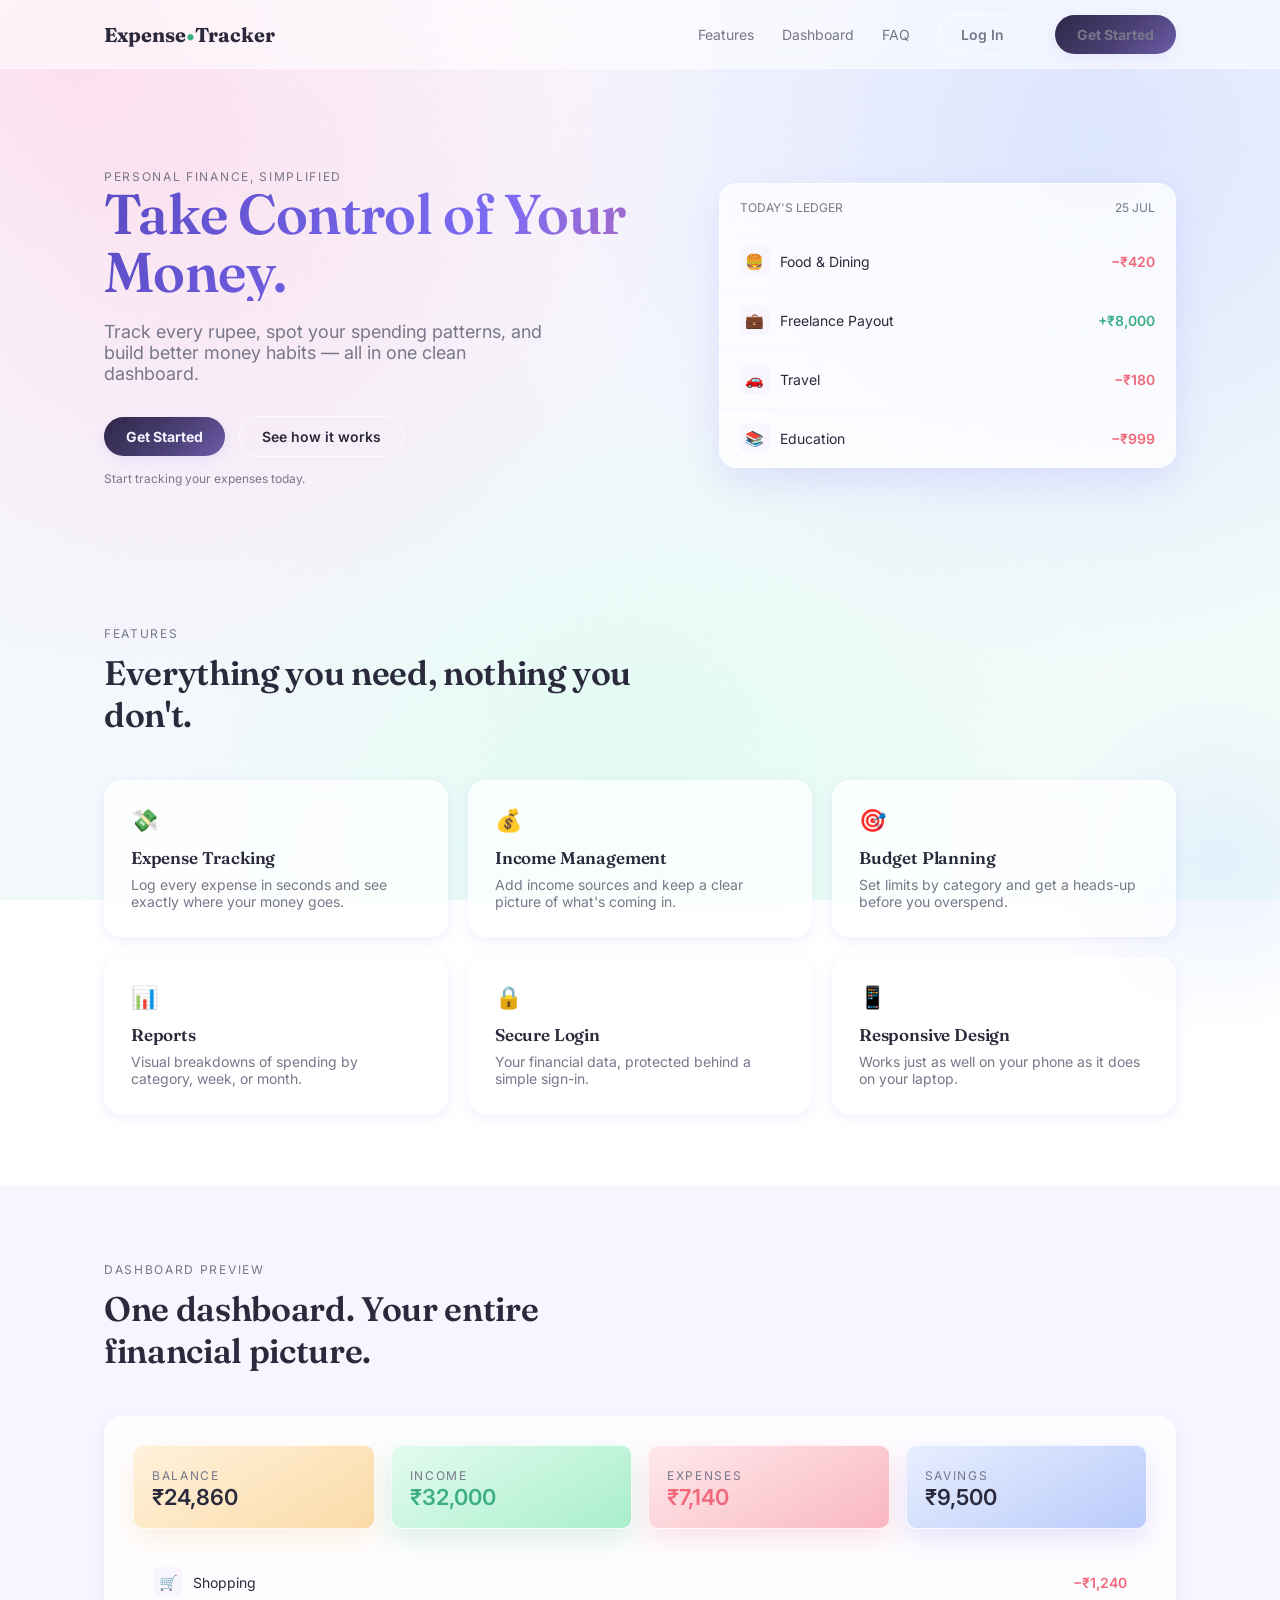
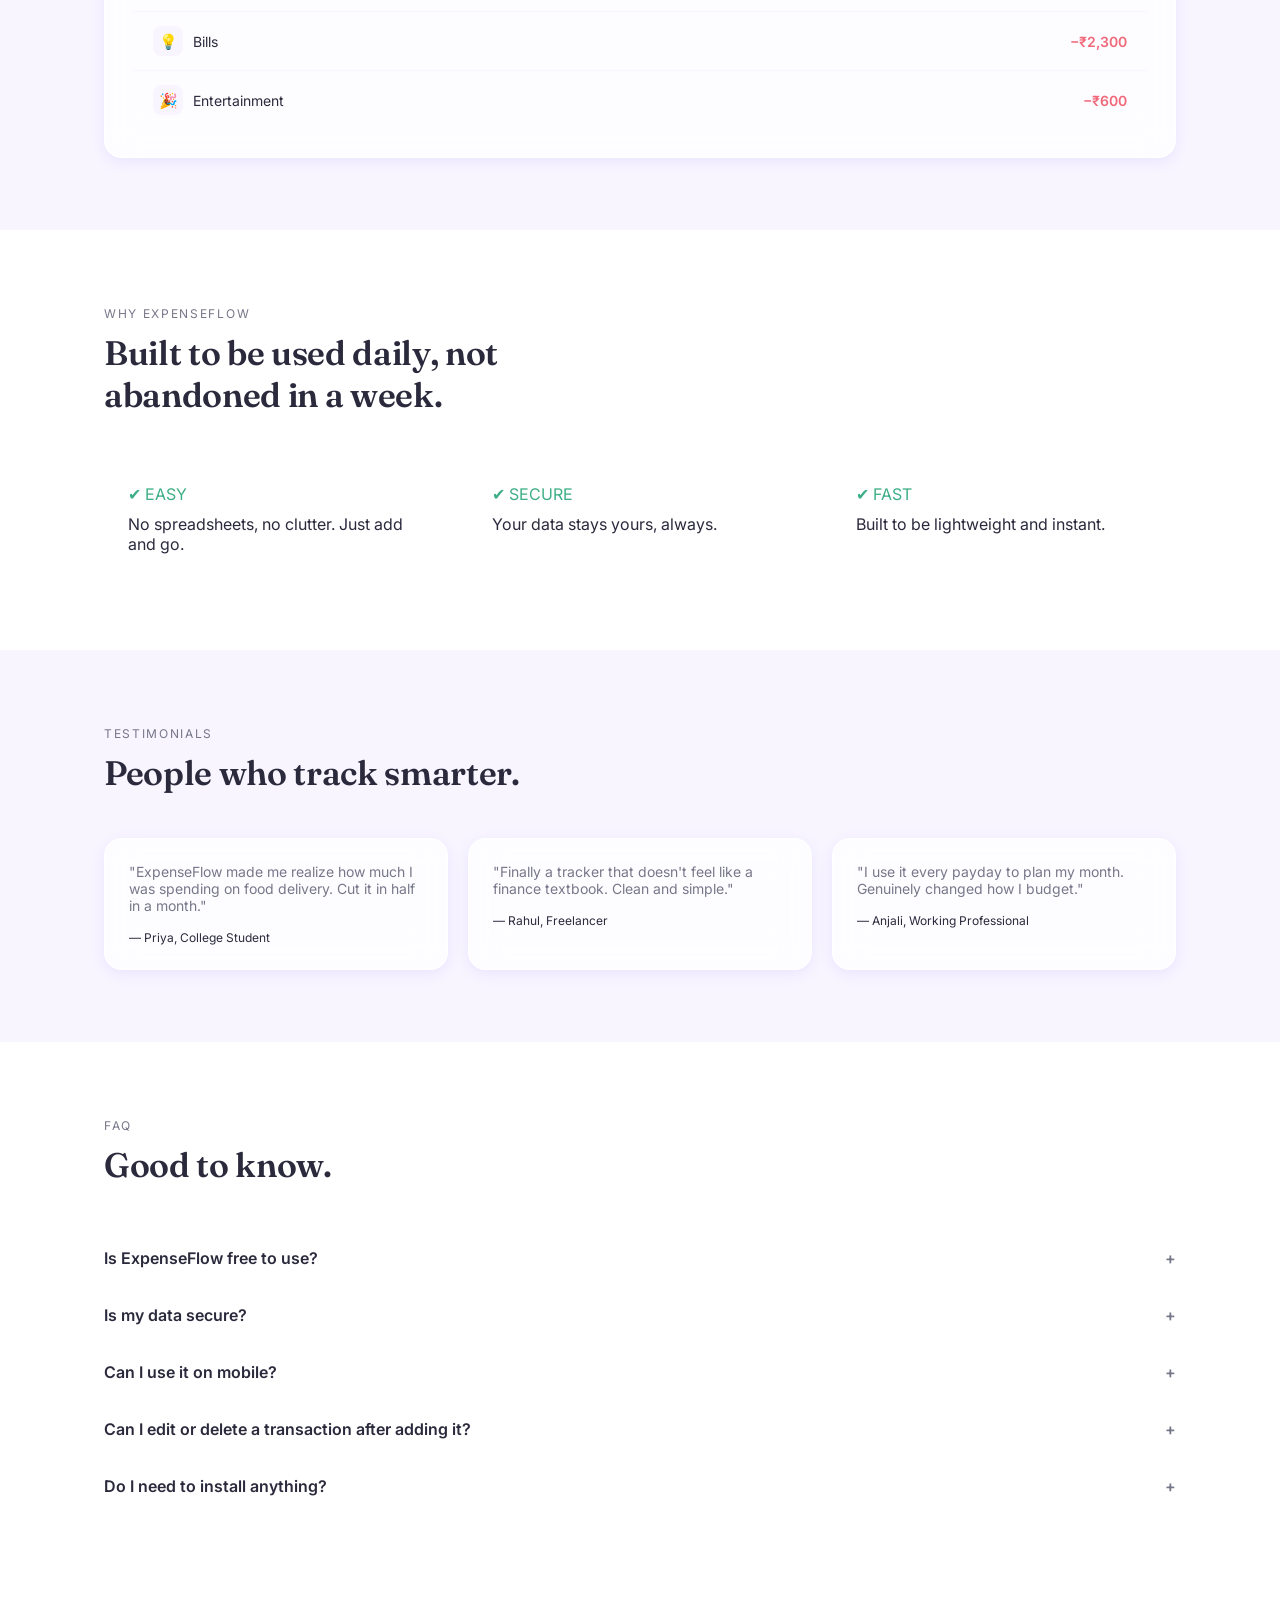
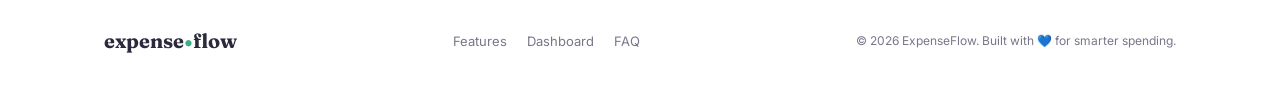
<file: index.html>
<!DOCTYPE html>
<html lang="en">
<head>
<meta charset="UTF-8">
<meta name="viewport" content="width=device-width, initial-scale=1.0">
<title>Expense Tracker</title>
<link rel="icon"  href="download.webp">
<link rel="preconnect" href="https://fonts.googleapis.com">
<link href="https://fonts.googleapis.com/css2?family=Fraunces:wght@500;600;700&family=Inter:wght@400;500;600&family=IBM+Plex+Mono:wght@400;600&display=swap" rel="stylesheet">
<link rel="stylesheet" href="style.css">
</head>
<body>

<nav class="nav">
  <div class="container">
    <a href="index.html" class="logo">Expense<span class="dot">•</span>Tracker</a>
    <div class="nav-links">
      <a href="#features">Features</a>
      <a href="#dashboard">Dashboard</a>
      <a href="#faq">FAQ</a>
      <a href="login.html" class="btn btn-ghost">Log In</a>
      <a href="signup.html" class="btn btn-primary">Get Started</a>
    </div>
  </div>
</nav>

<header class="hero">
  <div class="container hero-grid">
    <div>
      <span class="eyebrow">Personal finance, simplified</span>
      <h1>Take Control of Your Money.</h1>
      <p class="lede">Track every rupee, spot your spending patterns, and build better money habits — all in one clean dashboard.</p>
      <div class="hero-cta">
        <a href="signup.html" class="btn btn-primary">Get Started</a>
        <a href="#features" class="btn btn-ghost">See how it works</a>
      </div>
      <p class="hero-note">Start tracking your expenses today.</p>
    </div>
    <div class="ledger-strip">
      <div class="strip-head"><span>TODAY'S LEDGER</span><span>25 JUL</span></div>
      <div class="ledger-row">
        <div class="cat"><span class="tag">🍔</span>Food &amp; Dining</div>
        <div class="amt out">−₹420</div>
      </div>
      <div class="ledger-row">
        <div class="cat"><span class="tag">💼</span>Freelance Payout</div>
        <div class="amt in">+₹8,000</div>
      </div>
      <div class="ledger-row">
        <div class="cat"><span class="tag">🚗</span>Travel</div>
        <div class="amt out">−₹180</div>
      </div>
      <div class="ledger-row">
        <div class="cat"><span class="tag">📚</span>Education</div>
        <div class="amt out">−₹999</div>
      </div>
    </div>
  </div>
</header>

<section id="features">
  <div class="container">
    <div class="section-head">
      <span class="eyebrow">Features</span>
      <h2>Everything you need, nothing you don't.</h2>
    </div>
    <div class="grid-3">
      <div class="feature-card"><div class="ico">💸</div><h3>Expense Tracking</h3><p>Log every expense in seconds and see exactly where your money goes.</p></div>
      <div class="feature-card"><div class="ico">💰</div><h3>Income Management</h3><p>Add income sources and keep a clear picture of what's coming in.</p></div>
      <div class="feature-card"><div class="ico">🎯</div><h3>Budget Planning</h3><p>Set limits by category and get a heads-up before you overspend.</p></div>
      <div class="feature-card"><div class="ico">📊</div><h3>Reports</h3><p>Visual breakdowns of spending by category, week, or month.</p></div>
      <div class="feature-card"><div class="ico">🔒</div><h3>Secure Login</h3><p>Your financial data, protected behind a simple sign-in.</p></div>
      <div class="feature-card"><div class="ico">📱</div><h3>Responsive Design</h3><p>Works just as well on your phone as it does on your laptop.</p></div>
    </div>
  </div>
</section>

<section id="dashboard" class="alt">
  <div class="container">
    <div class="section-head">
      <span class="eyebrow">Dashboard Preview</span>
      <h2>One dashboard. Your entire financial picture.</h2>
    </div>
    <div class="preview-frame">
      <div class="stat-row">
        <div class="stat-card"><span class="eyebrow">Balance</span><div class="val">₹24,860</div></div>
        <div class="stat-card"><span class="eyebrow">Income</span><div class="val" style="color:var(--income)">₹32,000</div></div>
        <div class="stat-card"><span class="eyebrow">Expenses</span><div class="val" style="color:var(--expense)">₹7,140</div></div>
        <div class="stat-card"><span class="eyebrow">Savings</span><div class="val">₹9,500</div></div>
      </div>
      <div class="ledger-row"><div class="cat"><span class="tag">🛒</span>Shopping</div><div class="amt out">−₹1,240</div></div>
      <div class="ledger-row"><div class="cat"><span class="tag">💡</span>Bills</div><div class="amt out">−₹2,300</div></div>
      <div class="ledger-row"><div class="cat"><span class="tag">🎉</span>Entertainment</div><div class="amt out">−₹600</div></div>
    </div>
  </div>
</section>

<section>
  <div class="container">
    <div class="section-head">
      <span class="eyebrow">Why ExpenseFlow</span>
      <h2>Built to be used daily, not abandoned in a week.</h2>
    </div>
    <div class="grid-why">
      <div class="why-card"><span class="check">✔ EASY</span><p>No spreadsheets, no clutter. Just add and go.</p></div>
      <div class="why-card"><span class="check">✔ SECURE</span><p>Your data stays yours, always.</p></div>
      <div class="why-card"><span class="check">✔ FAST</span><p>Built to be lightweight and instant.</p></div>
    </div>
  </div>
</section>

<section class="alt">
  <div class="container">
    <div class="section-head">
      <span class="eyebrow">Testimonials</span>
      <h2>People who track smarter.</h2>
    </div>
    <div class="grid-test">
      <div class="test-card"><p class="quote">"ExpenseFlow made me realize how much I was spending on food delivery. Cut it in half in a month."</p><p class="who">— Priya, College Student</p></div>
      <div class="test-card"><p class="quote">"Finally a tracker that doesn't feel like a finance textbook. Clean and simple."</p><p class="who">— Rahul, Freelancer</p></div>
      <div class="test-card"><p class="quote">"I use it every payday to plan my month. Genuinely changed how I budget."</p><p class="who">— Anjali, Working Professional</p></div>
    </div>
  </div>
</section>

<section id="faq">
  <div class="container">
    <div class="section-head">
      <span class="eyebrow">FAQ</span>
      <h2>Good to know.</h2>
    </div>
    <details class="faq-item"><summary>Is ExpenseFlow free to use?</summary><p>Yes, ExpenseFlow is free to get started.</p></details>
    <details class="faq-item"><summary>Is my data secure?</summary><p>Yes, your data is tied to your login and not shared.</p></details>
    <details class="faq-item"><summary>Can I use it on mobile?</summary><p>Yes, it's fully responsive.</p></details>
    <details class="faq-item"><summary>Can I edit or delete a transaction after adding it?</summary><p>Yes, every transaction can be edited or removed anytime.</p></details>
    <details class="faq-item"><summary>Do I need to install anything?</summary><p>No, it runs entirely in your browser.</p></details>
  </div>
</section>

<footer>
  <div class="container footer-grid">
    <a href="index.html" class="logo">expense<span class="dot">•</span>flow</a>
    <div class="footer-links">
      <a href="#features">Features</a>
      <a href="#dashboard">Dashboard</a>
      <a href="#faq">FAQ</a>
    </div>
    
    <p class="footer-copy">© 2026 ExpenseFlow. Built with 💙 for smarter spending.</p>
  </div>
</footer>

</body>
</html>
</file>
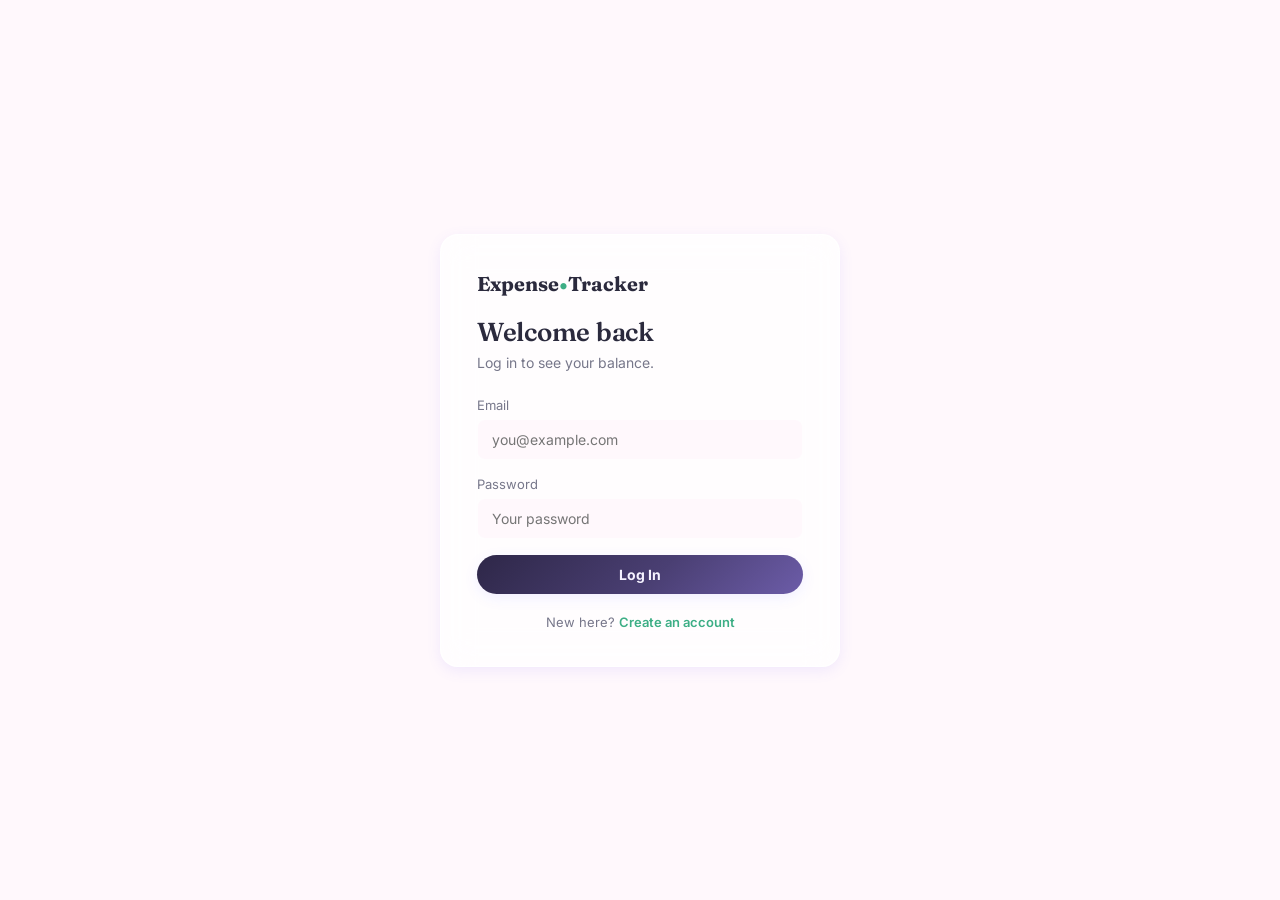
<file: dashboard.html>
<!DOCTYPE html>
<html lang="en">
<head>
<meta charset="UTF-8">
<meta name="viewport" content="width=device-width, initial-scale=1.0">
<title>Dashboard — Expense Traker</title>
<link rel="preconnect" href="https://fonts.googleapis.com">
<link href="https://fonts.googleapis.com/css2?family=Fraunces:wght@500;600;700&family=Inter:wght@400;500;600&family=IBM+Plex+Mono:wght@400;600&display=swap" rel="stylesheet">
<link rel="stylesheet" href="style.css">
</head>
<body>

<div class="app-shell">
  <aside class="sidebar">
    <a href="index.html" class="logo">Expense<span class="dot">•</span>Tracker</a>
    <nav class="side-links">
      <a href="dashboard.html" class="active">📊 <span class="label">Dashboard</span></a>
      <a href="#" id="logoutBtn">🚪 <span class="label">Log Out</span></a>
    </nav>
    <p class="side-user" id="userLabel"></p>
  </aside>

  <main class="main">
    <div class="main-head">
      <h1 id="greeting">Your Dashboard</h1>
      <div class="action-row">
        <button class="btn-add btn-income" id="openIncome">➕ Add Income</button>
        <button class="btn-add btn-expense" id="openExpense">➖ Add Expense</button>
      </div>
    </div>

    <div class="dash-stats">
      <div class="stat-card"><span class="eyebrow">Total Balance</span><div class="val" id="statBalance">₹0</div></div>
      <div class="stat-card"><span class="eyebrow">Income</span><div class="val" id="statIncome" style="color:var(--income)">₹0</div></div>
      <div class="stat-card"><span class="eyebrow">Expenses</span><div class="val" id="statExpenses" style="color:var(--expense)">₹0</div></div>
      <div class="stat-card"><span class="eyebrow">Savings</span><div class="val" id="statSavings">₹0</div></div>
    </div>
<div class="table-card chart-card">
  <h3>Expense Distribution</h3>
  <div class="chart-row">
    <div class="pie-chart" id="pieVisual"></div>
    <div class="legend" id="chartLegend"></div>
  </div>
</div>    

    <div class="table-card">
      <table>
        <thead>
          <tr><th>Date</th><th>Category</th><th>Amount</th><th>Action</th></tr>
        </thead>
        <tbody id="txBody">
          <!-- rows injected by script.js -->
        </tbody>
      </table>
      <div class="empty-state" id="emptyState" style="display:none;">No transactions yet — add your first income or expense.</div>
    </div>
  </main>
</div>

<!-- Add / Edit Transaction Modal -->
<div class="modal-backdrop" id="modalBackdrop">
  <div class="modal">
    <h3 id="modalTitle">Add Expense</h3>
    <form id="txForm">
      <input type="hidden" id="txId">
      <input type="hidden" id="txType">
      <div class="field">
        <label for="txDate">Date</label>
        <input type="date" id="txDate" required>
      </div>
      <div class="field">
        <label for="txCategory">Category</label>
        <select id="txCategory" required>
          <option value="Food">🍔 Food</option>
          <option value="Travel">🚗 Travel</option>
          <option value="Shopping">🛒 Shopping</option>
          <option value="Bills">💡 Bills</option>
          <option value="Entertainment">🎉 Entertainment</option>
          <option value="Health">🏥 Health</option>
          <option value="Education">📚 Education</option>
          <option value="Income">💼 Income</option>
          <option value="Others">➕ Add New Category</option>
        </select>
        <div id="customCategoryBox" style="display:none; margin-top:12px;">
            <label for="customCategory">Custom Category</label>
            <input
                type="text"
                id="customCategory"
                placeholder="e.g. Pet Care, Fuel, Rent"
            >
        </div>
      </div>
      <div class="field">
        <label for="txAmount">Amount (₹)</label>
        <input type="number" id="txAmount" required min="0" step="0.01">
      </div>
      <div class="field">
        <label for="txNote">Note (optional)</label>
        <input type="text" id="txNote" placeholder="e.g. Lunch with team">
      </div>
      <div class="modal-actions">
        <button type="button" class="btn btn-ghost" id="cancelModal">Cancel</button>
        <button type="submit" class="btn btn-primary">Save</button>
      </div>
    </form>
  </div>
</div>

<div class="toast" id="toast"></div>

<script src="config.js"></script>
<script src="script.js"></script>
<script>initDashboard();</script>
</body>
</html>
</file>
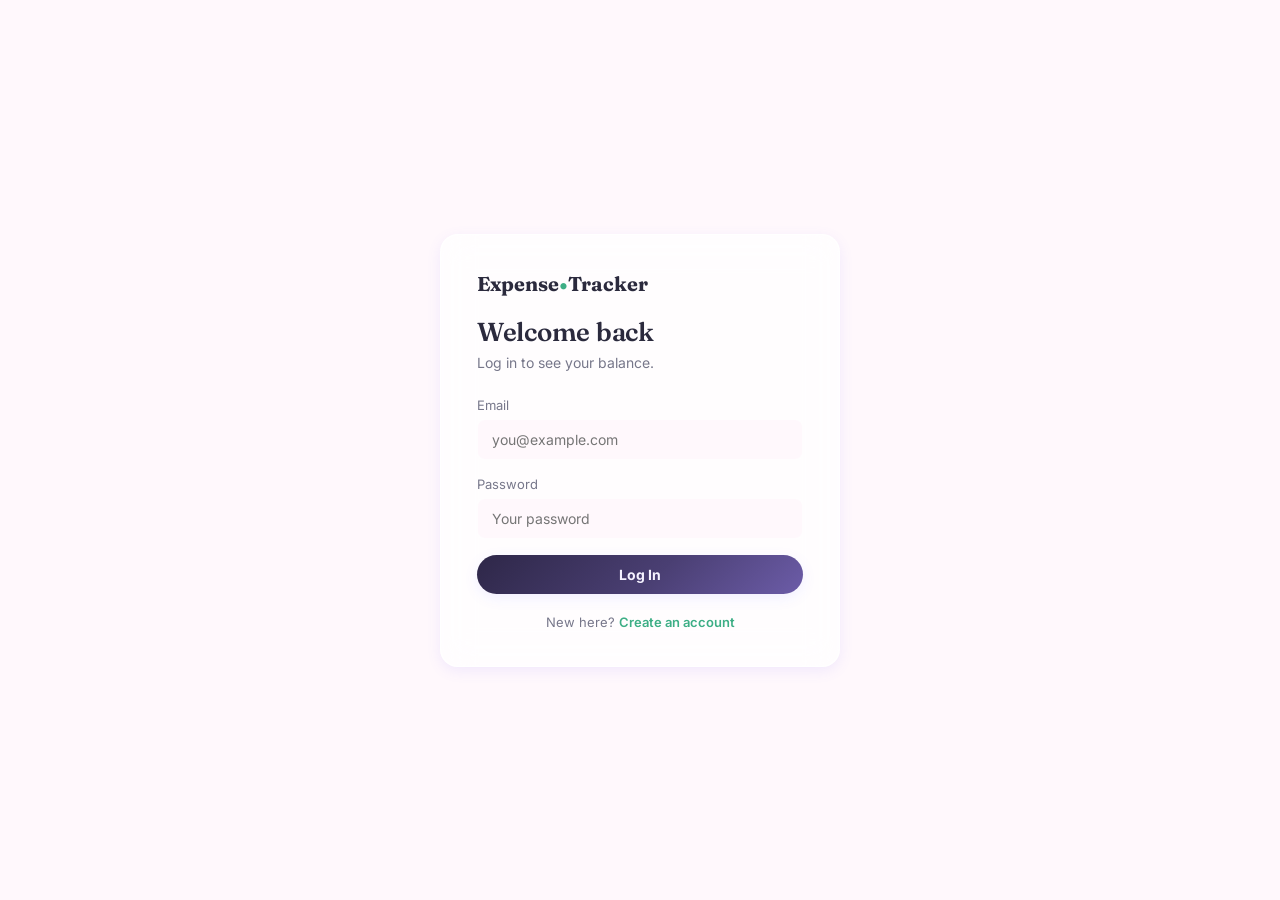
<file: login.html>
<!DOCTYPE html>
<html lang="en">
<head>
<meta charset="UTF-8">
<meta name="viewport" content="width=device-width, initial-scale=1.0">
<title>Log In — ExpenseTracker</title>
<link rel="preconnect" href="https://fonts.googleapis.com">
<link href="https://fonts.googleapis.com/css2?family=Fraunces:wght@500;600;700&family=Inter:wght@400;500;600&family=IBM+Plex+Mono:wght@400;600&display=swap" rel="stylesheet">
<link rel="stylesheet" href="style.css">
</head>
<body>
<div class="auth-wrap">
  <div class="auth-card">
    <a href="index.html" class="logo">Expense<span class="dot">•</span>Tracker</a>
    <h1 style="margin-top:20px;">Welcome back</h1>
    <p class="sub">Log in to see your balance.</p>

    <p class="auth-error" id="errorMsg"></p>

    <form id="loginForm">
      <div class="field">
        <label for="email">Email</label>
        <input type="email" id="email" required placeholder="you@example.com">
      </div>
      <div class="field">
        <label for="password">Password</label>
        <input type="password" id="password" required placeholder="Your password">
      </div>
      <button type="submit" class="btn btn-primary btn-block" id="submitBtn">Log In</button>
    </form>

    <p class="auth-switch">New here? <a href="signup.html">Create an account</a></p>
  </div>
</div>

<script src="config.js"></script>
<script src="script.js"></script>
<script>
document.getElementById('loginForm').addEventListener('submit', async (e) => {
  e.preventDefault();
  const btn = document.getElementById('submitBtn');
  const errorEl = document.getElementById('errorMsg');
  errorEl.style.display = 'none';
  btn.textContent = 'Logging in...';
  btn.disabled = true;

  const payload = {
    action: 'login',
    email: document.getElementById('email').value.trim().toLowerCase(),
    password: document.getElementById('password').value
  };

  try {
    const res = await apiCall(payload);
    if (res.status === 'ok') {
      localStorage.setItem('ef_user', JSON.stringify(res.user));
      window.location.href = 'dashboard.html';
    } else {
      errorEl.textContent = res.message || 'Invalid email or password.';
      errorEl.style.display = 'block';
    }
  } catch (err) {
    errorEl.textContent = 'Something went wrong. Check your API_URL in config.js.';
    errorEl.style.display = 'block';
  }
  btn.textContent = 'Log In';
  btn.disabled = false;
});
</script>
</body>
</html>
</file>
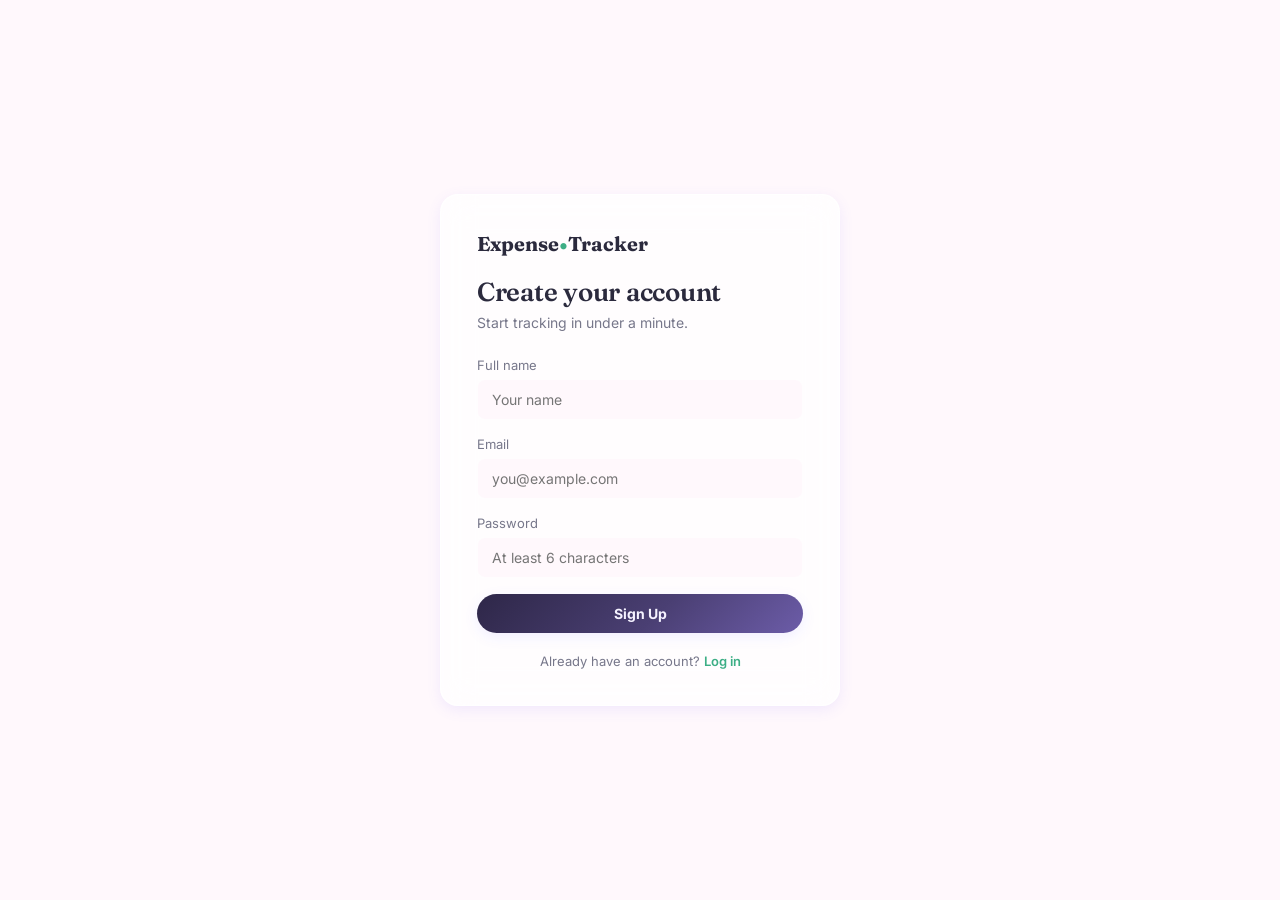
<file: signup.html>
<!DOCTYPE html>
<html lang="en">
<head>
<meta charset="UTF-8">
<meta name="viewport" content="width=device-width, initial-scale=1.0">
<title>Sign Up — ExpenseTracker</title>
<link rel="preconnect" href="https://fonts.googleapis.com">
<link href="https://fonts.googleapis.com/css2?family=Fraunces:wght@500;600;700&family=Inter:wght@400;500;600&family=IBM+Plex+Mono:wght@400;600&display=swap" rel="stylesheet">
<link rel="stylesheet" href="style.css">
</head>
<body>
<div class="auth-wrap">
  <div class="auth-card">
    <a href="index.html" class="logo">Expense<span class="dot">•</span>Tracker</a>
    <h1 style="margin-top:20px;">Create your account</h1>
    <p class="sub">Start tracking in under a minute.</p>

    <p class="auth-error" id="errorMsg"></p>

    <form id="signupForm">
      <div class="field">
        <label for="name">Full name</label>
        <input type="text" id="name" required placeholder="Your name">
      </div>
      <div class="field">
        <label for="email">Email</label>
        <input type="email" id="email" required placeholder="you@example.com">
      </div>
      <div class="field">
        <label for="password">Password</label>
        <input type="password" id="password" required placeholder="At least 6 characters" minlength="6">
      </div>
      <button type="submit" class="btn btn-primary btn-block" id="submitBtn">Sign Up</button>
    </form>

    <p class="auth-switch">Already have an account? <a href="login.html">Log in</a></p>
  </div>
</div>

<script src="config.js"></script>
<script src="script.js"></script>
<script>
document.getElementById('signupForm').addEventListener('submit', async (e) => {
  e.preventDefault();
  const btn = document.getElementById('submitBtn');
  const errorEl = document.getElementById('errorMsg');
  errorEl.style.display = 'none';
  btn.textContent = 'Creating account...';
  btn.disabled = true;

  const payload = {
    action: 'signup',
    name: document.getElementById('name').value.trim(),
    email: document.getElementById('email').value.trim().toLowerCase(),
    password: document.getElementById('password').value
  };

  try {
    const res = await apiCall(payload);
    if (res.status === 'ok') {
      localStorage.setItem('ef_user', JSON.stringify(res.user));
      window.location.href = 'dashboard.html';
    } else {
      errorEl.textContent = res.message || 'Could not sign up. Try again.';
      errorEl.style.display = 'block';
    }
  } catch (err) {
    errorEl.textContent = 'Something went wrong. Check your API_URL in config.js.';
    errorEl.style.display = 'block';
  }
  btn.textContent = 'Sign Up';
  btn.disabled = false;
});
</script>
</body>
</html>
</file>
<file: style.css>
:root{
  --bg: #FFF8FC;
  --bg2: #F8F5FF;
  --card: rgba(255,255,255,0.75);

  --primary: #7C6CF3;
  --primary-light: #A89CF7;
  --primary-deep: #5B4BC4;
  --accent-gold: #F0B860;

  --income: #3DAE85;
  --expense: #F0687A;

  --text: #2B2A3D;
  --text-light: #77778A;

  --border: rgba(255,255,255,0.7);

  --shadow-sm: 0 4px 14px rgba(120,100,255,.10);
  --shadow: 0 15px 35px rgba(120,100,255,.14);
  --shadow-lg: 0 24px 55px rgba(120,100,255,.20);

  --radius-sm: 10px;
  --radius: 18px;
  --radius-lg: 26px;

  --ease: cubic-bezier(.22,1,.36,1);

  --font-display:"Fraunces",serif;
  --font-body:"Inter",sans-serif;

  /* aliases so older rules below (nav, inputs, tables, borders) still resolve
     after the palette was renamed to --bg/--card/--text/etc. */
  --paper: var(--bg);
  --paper-dim: var(--bg2);
  --ink: var(--text);
  --ink-soft: var(--text-light);
  --line: var(--border);
}

*{ box-sizing:border-box; margin:0; padding:0; }
html{ scroll-behavior:smooth; }
body{
    font-family: var(--font-body);
    color: var(--text);

    background:
        radial-gradient(circle at 10% 15%, rgba(255,153,204,.45), transparent 28%),
        radial-gradient(circle at 90% 10%, rgba(96,165,250,.35), transparent 30%),
        radial-gradient(circle at 50% 100%, rgba(139,92,246,.30), transparent 40%),
        linear-gradient(135deg,#C4B5FD,#A5B4FC,#BFDBFE,#FBCFE8);

    background-attachment: fixed;
    background-size: cover;
    min-height:100vh;
}
img{ max-width:100%; display:block; }
a{ color:inherit; text-decoration:none; }
ul{ list-style:none; }
button{ font-family:inherit; cursor:pointer; border:none; }
input, select{ font-family:inherit; }

.container{ max-width:1120px; margin:0 auto; padding:0 24px; }

h1,h2,h3{ font-family:var(--font-display); font-weight:600; letter-spacing:-0.01em; }
.eyebrow{
  font-family:var(--font-mono); font-size:12px; letter-spacing:.14em;
  text-transform:uppercase; color:var(--ink-soft);
}

/* ---------- Nav ---------- */
.nav{
    background:rgba(255,255,255,.55);
    backdrop-filter:blur(20px);
    border-bottom:1px solid rgba(255,255,255,.3);
}
.nav .container{ display:flex; align-items:center; justify-content:space-between; height:68px; }
.logo{ font-family:var(--font-display); font-size:20px; font-weight:700; }
.logo .dot{ color:var(--income); }
.nav-links{ display:flex; gap:28px; align-items:center; }
.nav-links a{ font-size:14px; color:var(--ink-soft); }
.nav-links a:hover{ color:var(--ink); }
.btn{
  display:inline-flex; align-items:center; justify-content:center;
  padding:11px 22px; border-radius:999px; font-size:14px; font-weight:600;
  position:relative; overflow:hidden;
  transition:transform .25s var(--ease), box-shadow .25s var(--ease);
}
.btn-primary{
  background:linear-gradient(135deg,#2E2748,#4A3F73 55%,#6C5CA8);
  color:#F5F2FF;
  font-weight:700;
  box-shadow:var(--shadow-sm);
}
.btn-primary::before{
  content:"";
  position:absolute; inset:0;
  background:linear-gradient(120deg, transparent 30%, rgba(255,255,255,.35) 50%, transparent 70%);
  transform:translateX(-100%);
  transition:transform .6s var(--ease);
}
.btn-primary:hover{ transform:translateY(-2px); box-shadow:var(--shadow); }
.btn-primary:hover::before{ transform:translateX(100%); }
.btn-ghost{ background:transparent; color:var(--ink); border:1px solid var(--line); }
.btn-ghost:hover{ border-color:var(--primary); color:var(--primary-deep); }
.btn-block{ width:100%; }

/* ---------- Hero (ledger strip signature) ---------- */
.hero{ padding:96px 0 64px; }
.hero-grid{ display:grid; grid-template-columns:1.1fr .9fr; gap:56px; align-items:center; }
.hero h1{ font-size:56px; line-height:1.04; margin-bottom:20px; }
.hero p.lede{ font-size:18px; color:var(--ink-soft); max-width:440px; margin-bottom:32px; }
.hero-cta{ display:flex; gap:14px; align-items:center; }
.hero-note{ font-family:var(--font-mono); font-size:12px; color:var(--ink-soft); margin-top:14px; }

.ledger-strip{
  background:var(--card); border:1px solid var(--line); border-radius:var(--radius);
  box-shadow:var(--shadow); overflow:hidden;
}
.ledger-strip .strip-head{
  display:flex; justify-content:space-between; padding:16px 20px;
  border-bottom:1px dashed var(--line); font-family:var(--font-mono); font-size:12px; color:var(--ink-soft);
}
.ledger-row{
  display:flex; justify-content:space-between; align-items:center;
  padding:14px 20px; border-bottom:1px solid var(--paper-dim); font-size:14px;
}
.ledger-row:last-child{ border-bottom:none; }
.ledger-row .cat{ display:flex; align-items:center; gap:10px; }
.ledger-row .amt{ font-family:var(--font-mono); font-weight:600; }
.amt.in{ color:var(--income); }
.amt.out{ color:var(--expense); }
.tag{
  width:30px; height:30px; border-radius:8px; display:flex; align-items:center;
  justify-content:center; background:var(--paper-dim); font-size:15px;
}

/* ---------- Section shell ---------- */
section{ padding:72px 0; }
.section-head{ max-width:560px; margin-bottom:44px; }
.section-head h2{ font-size:34px; margin-top:10px; }
.alt{ background:var(--paper-dim); }

/* ---------- Features ---------- */
.grid-3{ display:grid; grid-template-columns:repeat(3,1fr); gap:20px; }
.feature-card{
  background:var(--card); border:1px solid var(--line); border-radius:var(--radius);
  padding:26px; box-shadow:var(--shadow);
}
.feature-card .ico{ font-size:22px; margin-bottom:14px; }
.feature-card h3{ font-size:17px; margin-bottom:8px; }
.feature-card p{ font-size:14px; color:var(--ink-soft); }

/* ---------- Dashboard preview (marketing) ---------- */
.preview-frame{
  background:var(--card); border:1px solid var(--line); border-radius:var(--radius);
  box-shadow:var(--shadow); padding:28px;
}
.stat-row{ display:grid; grid-template-columns:repeat(4,1fr); gap:16px; margin-bottom:24px; }
.stat-card{ background:var(--paper); border-radius:10px; padding:18px; border:1px solid var(--line); }
.stat-card .eyebrow{ margin-bottom:8px; }
.stat-card .val{ font-family:var(--font-mono); font-size:22px; font-weight:600; }

/* ---------- Why (3 cards) ---------- */
.grid-why{ display:grid; grid-template-columns:repeat(3,1fr); gap:20px; }
.why-card{ text-align:left; padding:24px; }
.why-card .check{ color:var(--income); font-family:var(--font-mono); margin-bottom:10px; display:block; }

/* ---------- Testimonials ---------- */
.grid-test{ display:grid; grid-template-columns:repeat(3,1fr); gap:20px; }
.test-card{
  background:var(--card); border:1px solid var(--line); border-radius:var(--radius);
  padding:24px; box-shadow:var(--shadow); font-size:14px;
}
.test-card .quote{ margin-bottom:16px; color:var(--ink-soft); }
.test-card .who{ font-family:var(--font-mono); font-size:12px; color:var(--ink); }

/* ---------- FAQ ---------- */
.faq-item{ border-bottom:1px solid var(--line); padding:18px 0; }
.faq-item summary{ cursor:pointer; font-weight:600; list-style:none; display:flex; justify-content:space-between; }
.faq-item summary::-webkit-details-marker{ display:none; }
.faq-item summary::after{ content:"+"; font-family:var(--font-mono); color:var(--ink-soft); }
.faq-item[open] summary::after{ content:"–"; }
.faq-item p{ margin-top:10px; color:var(--ink-soft); font-size:14px; }

/* ---------- Footer ---------- */
footer{ border-top:1px solid var(--line); padding:40px 0; }
.footer-grid{ display:flex; justify-content:space-between; align-items:center; flex-wrap:wrap; gap:16px; }
.footer-links{ display:flex; gap:20px; font-size:13px; color:var(--ink-soft); }
.footer-copy{ font-family:var(--font-mono); font-size:12px; color:var(--ink-soft); }

/* ---------- Auth pages ---------- */
.auth-wrap{
  min-height:100vh; display:flex; align-items:center; justify-content:center;
  padding:24px; background:var(--paper);
}
.auth-card{
  width:100%; max-width:400px; background:var(--card); border:1px solid var(--line);
  border-radius:var(--radius); box-shadow:var(--shadow); padding:36px;
}
.auth-card h1{ font-size:26px; margin-bottom:6px; }
.auth-card .sub{ font-size:14px; color:var(--ink-soft); margin-bottom:26px; }
.field{ margin-bottom:16px; }
.field label{ display:block; font-size:13px; margin-bottom:6px; color:var(--ink-soft); }
.field input{
  width:100%; padding:11px 14px; border:1px solid var(--line); border-radius:8px;
  font-size:14px; background:var(--paper);
}
.field input:focus{ outline:2px solid var(--ink); outline-offset:1px; }
.auth-switch{ margin-top:20px; text-align:center; font-size:13px; color:var(--ink-soft); }
.auth-switch a{ color:var(--income); font-weight:600; }
.auth-error{ color:var(--expense); font-size:13px; margin-bottom:12px; display:none; }

/* ---------- Dashboard app ---------- */
.app-shell{ display:grid; grid-template-columns:220px 1fr; min-height:100vh; }
.sidebar{ background:var(--card); border-right:1px solid var(--line); padding:24px 18px; }
.sidebar .logo{ margin-bottom:36px; display:block; }
.side-links a{
  display:flex; align-items:center; gap:10px; padding:10px 12px; border-radius:8px;
  font-size:14px; color:var(--ink-soft); margin-bottom:4px;
}
.side-links a.active, .side-links a:hover{ background:var(--paper-dim); color:var(--ink); }
.side-user{ margin-top:auto; font-size:12px; color:var(--ink-soft); }
.main{ padding:32px 40px; }
.main-head{ display:flex; justify-content:space-between; align-items:center; margin-bottom:28px; }
.main-head h1{ font-size:24px; }
.action-row{ display:flex; gap:12px; }
.btn-add{
  display:flex; align-items:center; gap:8px; padding:10px 18px; border-radius:999px;
  font-size:14px; font-weight:600;
}
.btn-income{ background:var(--income); color:#fff; }
.btn-expense{ background:var(--expense); color:#fff; }

.dash-stats{ display:grid; grid-template-columns:repeat(4,1fr); gap:16px; margin-bottom:32px; }

.table-card{
  background:var(--card); border:1px solid var(--line); border-radius:var(--radius);
  box-shadow:var(--shadow); overflow:hidden;
}
table{ width:100%; border-collapse:collapse; font-size:14px; }
th{
  text-align:left; font-family:var(--font-mono); font-size:11px; letter-spacing:.08em;
  text-transform:uppercase; color:var(--ink-soft); padding:14px 20px; border-bottom:1px solid var(--line);
}
td{ padding:14px 20px; border-bottom:1px solid var(--paper-dim); }
tr:last-child td{ border-bottom:none; }
.cat-pill{
  display:inline-flex; align-items:center; gap:6px; padding:4px 10px; border-radius:999px;
  background:var(--paper-dim); font-size:12px;
}
.row-actions button{
  background:transparent; color:var(--ink-soft); font-size:13px; margin-right:10px;
}
.row-actions button:hover{ color:var(--ink); }
.empty-state{ padding:60px 20px; text-align:center; color:var(--ink-soft); }

/* ---------- Modal ---------- */
.modal-backdrop{
  position:fixed; inset:0; background:rgba(47,46,65,0.55); display:flex;
  align-items:center; justify-content:center; z-index:100; padding:20px;
  opacity:0; visibility:hidden; transition:opacity .25s var(--ease);
}
.modal-backdrop.open{ opacity:1; visibility:visible; }
.modal{
  background:rgba(255,255,255,.96); backdrop-filter:blur(20px);
  border:1px solid rgba(255,255,255,.8);
  border-radius:var(--radius); padding:28px; width:100%; max-width:380px;
  box-shadow:0 20px 60px rgba(47,46,65,.35);
  position:relative; z-index:1;
  transform:scale(.92) translateY(12px); transition:transform .3s var(--ease);
}
.modal-backdrop.open .modal{ transform:scale(1) translateY(0); }
.modal h3{ font-size:18px; margin-bottom:18px; }
.field select{
  width:100%; padding:11px 14px; border:1px solid var(--line); border-radius:8px; font-size:14px; background:var(--paper);
}
.modal-actions{ display:flex; gap:10px; margin-top:20px; }
.modal-actions .btn{ flex:1; }

/* ---------- Toast ---------- */
.toast{
  position:fixed; bottom:24px; right:24px; background:var(--ink); color:var(--paper);
  padding:12px 20px; border-radius:8px; font-size:13px; opacity:0; transform:translateY(10px);
  transition:all .25s ease; z-index:200;
}
.toast.show{ opacity:1; transform:translateY(0); }

/* ---------- Responsive ---------- */
@media (max-width:860px){
  .hero-grid{ grid-template-columns:1fr; }
  .hero h1{ font-size:38px; }
  .grid-3, .grid-why, .grid-test{ grid-template-columns:1fr; }
  .stat-row, .dash-stats{ grid-template-columns:repeat(2,1fr); }
  .app-shell{ grid-template-columns:1fr; }
  .sidebar{ display:flex; align-items:center; justify-content:space-between; border-right:none; border-bottom:1px solid var(--line); }
  .side-links{ display:flex; gap:6px; }
  .side-links a span.label{ display:none; }
  .main{ padding:20px; }
}
@media (prefers-reduced-motion: reduce){
  *{ transition:none !important; scroll-behavior:auto !important; }
}
body{
    font-family:var(--font-body);
    color:var(--text);

    background:
    radial-gradient(circle at 15% 20%, rgba(255,214,232,.55) 0%, transparent 38%),
    radial-gradient(circle at 85% 15%, rgba(190,210,255,.45) 0%, transparent 40%),
    radial-gradient(circle at 50% 90%, rgba(200,255,230,.40) 0%, transparent 45%),
    linear-gradient(160deg,#FBF7FF 0%,#F6F8FF 45%,#F3FFF9 100%);

    background-attachment: fixed;
    min-height:100vh;
    position:relative;
}

/* subtle grain so the gradient reads as textured paper, not a flat AI blend */
body::before{
content:"";
position:fixed;
inset:0;
z-index:-1;
opacity:.05;
mix-blend-mode:multiply;
background-image:url("data:image/svg+xml;utf8,<svg xmlns='http://www.w3.org/2000/svg' width='120' height='120'><filter id='n'><feTurbulence type='fractalNoise' baseFrequency='0.9' numOctaves='2' stitchTiles='stitch'/></filter><rect width='100%25' height='100%25' filter='url(%23n)'/></svg>");
}

body::after{
content:"";
position:fixed;
width:420px;
height:420px;
background:radial-gradient(circle,#FFD6E8 0%, transparent 70%);
border-radius:50%;
top:-160px;
left:-140px;
z-index:-1;
opacity:.55;
pointer-events:none;
}

/* second glow, placed with a class so it doesn't collide with ::after above */
.container::after{ content:none; }
.feature-card,
.test-card,
.preview-frame,
.auth-card,
.table-card,
.stat-card,
.sidebar{

    background:rgba(255,255,255,.75);

    backdrop-filter:blur(16px);

    border:1px solid rgba(255,255,255,.8);

    box-shadow:var(--shadow-sm);

    transition:transform .35s var(--ease), box-shadow .35s var(--ease), border-color .35s var(--ease);
}

.feature-card:hover,
.test-card:hover,
.stat-card:hover{

    transform:translateY(-6px);

    box-shadow:var(--shadow-lg);
    border-color:rgba(124,108,243,.35);
}

tr{ transition:background .2s var(--ease); }
tbody tr:hover{ background:rgba(124,108,243,.05); }

/* themed scrollbar */
::-webkit-scrollbar{ width:10px; height:10px; }
::-webkit-scrollbar-track{ background:transparent; }
::-webkit-scrollbar-thumb{ background:var(--primary-light); border-radius:999px; }
::-webkit-scrollbar-thumb:hover{ background:var(--primary); }
/* button styling consolidated above */
.hero h1{
    background:linear-gradient(120deg,var(--primary-deep),var(--primary) 35%,var(--expense) 70%,var(--accent-gold));
    background-size:200% auto;
    -webkit-background-clip:text;
    -webkit-text-fill-color:transparent;
    animation:heroShine 8s ease-in-out infinite;
}
@keyframes heroShine{
  0%,100%{ background-position:0% center; }
  50%{ background-position:100% center; }
}
@media (prefers-reduced-motion: reduce){ .hero h1{ animation:none; } }
.stat-card:nth-child(1){
background:linear-gradient(150deg,#FFF1DC,#FBDBA7);
box-shadow:0 10px 26px rgba(240,184,96,.18);
}

.stat-card:nth-child(2){
background:linear-gradient(150deg,#E3FBF0,#A9EFCB);
box-shadow:0 10px 26px rgba(61,174,133,.18);
}

.stat-card:nth-child(3){
background:linear-gradient(150deg,#FFE9EC,#F9B7C1);
box-shadow:0 10px 26px rgba(240,104,122,.18);
}

.stat-card:nth-child(4){
background:linear-gradient(150deg,#E7EEFF,#B9CBFA);
box-shadow:0 10px 26px rgba(124,108,243,.18);
}
/* top-left glow lives on body::after above; second glow uses html::after
   since body's ::before/::after are already taken by the grain + first glow */
html::after{
content:"";
position:fixed;
width:360px;
height:360px;
background:radial-gradient(circle,#D6E4FF 0%, transparent 70%);
border-radius:50%;
bottom:-140px;
right:-120px;
z-index:-1;
opacity:.5;
pointer-events:none;
}

#customCategoryBox{
    display: none;
    margin-top: 12px;
}

#customCategoryBox label{
    display: block;
    margin-bottom: 6px;
    font-size: 13px;
    color: var(--ink-soft);
}

#customCategory{
    width: 100%;
    padding: 11px 14px;
    border: 1px solid var(--line);
    border-radius: 8px;
    font-size: 14px;
    background: var(--paper);
    box-sizing: border-box;
}

/* ---------- Small polish touches ---------- */
.nav-links a{ position:relative; }
.nav-links a:not(.btn)::after{
  content:""; position:absolute; left:0; bottom:-4px; width:0; height:2px;
  background:var(--primary); transition:width .25s var(--ease);
}
.nav-links a:not(.btn):hover::after{ width:100%; }

.field input:focus, .field select:focus{
  outline:none;
  border-color:var(--primary);
  box-shadow:0 0 0 4px rgba(124,108,243,.15);
}

/* ============================================================
   Night mode
   Toggle by setting data-theme="dark" on <html> (handled in script.js)
   ============================================================ */
html[data-theme="dark"]{
  --bg: #14121F;
  --bg2: #1B1830;
  --card: rgba(32,29,54,0.72);

  --primary: #A99BFF;
  --primary-light: #D3C6FF;
  --primary-deep: #6E5AD6;
  --accent-gold: #F5C879;

  --income: #4ADE9A;
  --expense: #FF8FA3;

  --text: #EDEBFF;
  --text-light: #A8A3C4;

  --border: rgba(255,255,255,0.10);

  --shadow-sm: 0 4px 14px rgba(0,0,0,.35);
  --shadow: 0 15px 35px rgba(0,0,0,.45);
  --shadow-lg: 0 24px 55px rgba(0,0,0,.55);
}

html[data-theme="dark"] body{
    background:
    radial-gradient(circle at 15% 20%, rgba(120,70,150,.35) 0%, transparent 38%),
    radial-gradient(circle at 85% 15%, rgba(70,90,180,.35) 0%, transparent 40%),
    radial-gradient(circle at 50% 90%, rgba(40,140,120,.25) 0%, transparent 45%),
    linear-gradient(160deg,#14121F 0%,#181530 45%,#12201C 100%);
}
html[data-theme="dark"] body::before{ opacity:.08; mix-blend-mode:overlay; }
html[data-theme="dark"] body::after{ background:radial-gradient(circle,#5B3A6E 0%, transparent 70%); opacity:.4; }
html[data-theme="dark"] html::after{ background:radial-gradient(circle,#2E3A6E 0%, transparent 70%); opacity:.4; }

html[data-theme="dark"] .stat-card:nth-child(1){ background:linear-gradient(150deg,#3A2E14,#5C4A1F); box-shadow:0 10px 26px rgba(0,0,0,.35); }
html[data-theme="dark"] .stat-card:nth-child(2){ background:linear-gradient(150deg,#123A2C,#1D5C46); box-shadow:0 10px 26px rgba(0,0,0,.35); }
html[data-theme="dark"] .stat-card:nth-child(3){ background:linear-gradient(150deg,#3A1A20,#5C2A34); box-shadow:0 10px 26px rgba(0,0,0,.35); }
html[data-theme="dark"] .stat-card:nth-child(4){ background:linear-gradient(150deg,#1A2440,#2A3B66); box-shadow:0 10px 26px rgba(0,0,0,.35); }

html[data-theme="dark"] .modal{ background:rgba(26,23,44,.92); border-color:rgba(255,255,255,.08); }
html[data-theme="dark"] .modal-backdrop{ background:rgba(6,5,12,0.65); }
html[data-theme="dark"] .field input,
html[data-theme="dark"] .field select{ background:var(--bg2); color:var(--text); border-color:var(--border); }
html[data-theme="dark"] .btn-ghost{ background:rgba(255,255,255,.06); border-color:var(--border); color:var(--text); }
html[data-theme="dark"] tbody tr:hover{ background:rgba(169,155,255,.08); }
html[data-theme="dark"] ::-webkit-scrollbar-thumb{ background:var(--primary-deep); }

/* ---------- Theme toggle button ---------- */
.theme-toggle{
  position:fixed;
  bottom:22px;
  right:22px;
  width:48px;
  height:48px;
  border-radius:50%;
  display:flex;
  align-items:center;
  justify-content:center;
  font-size:20px;
  background:rgba(255,255,255,.75);
  backdrop-filter:blur(16px);
  border:1px solid rgba(255,255,255,.8);
  box-shadow:var(--shadow-sm);
  z-index:300;
  transition:transform .25s var(--ease), background .3s var(--ease);
}
.theme-toggle:hover{ transform:translateY(-3px) scale(1.06); }
html[data-theme="dark"] .theme-toggle{
  background:rgba(40,36,64,.8);
  border-color:rgba(255,255,255,.1);
}
@media (max-width:860px){
  .theme-toggle{ width:42px; height:42px; bottom:16px; right:16px; font-size:17px; }
}
</file>
